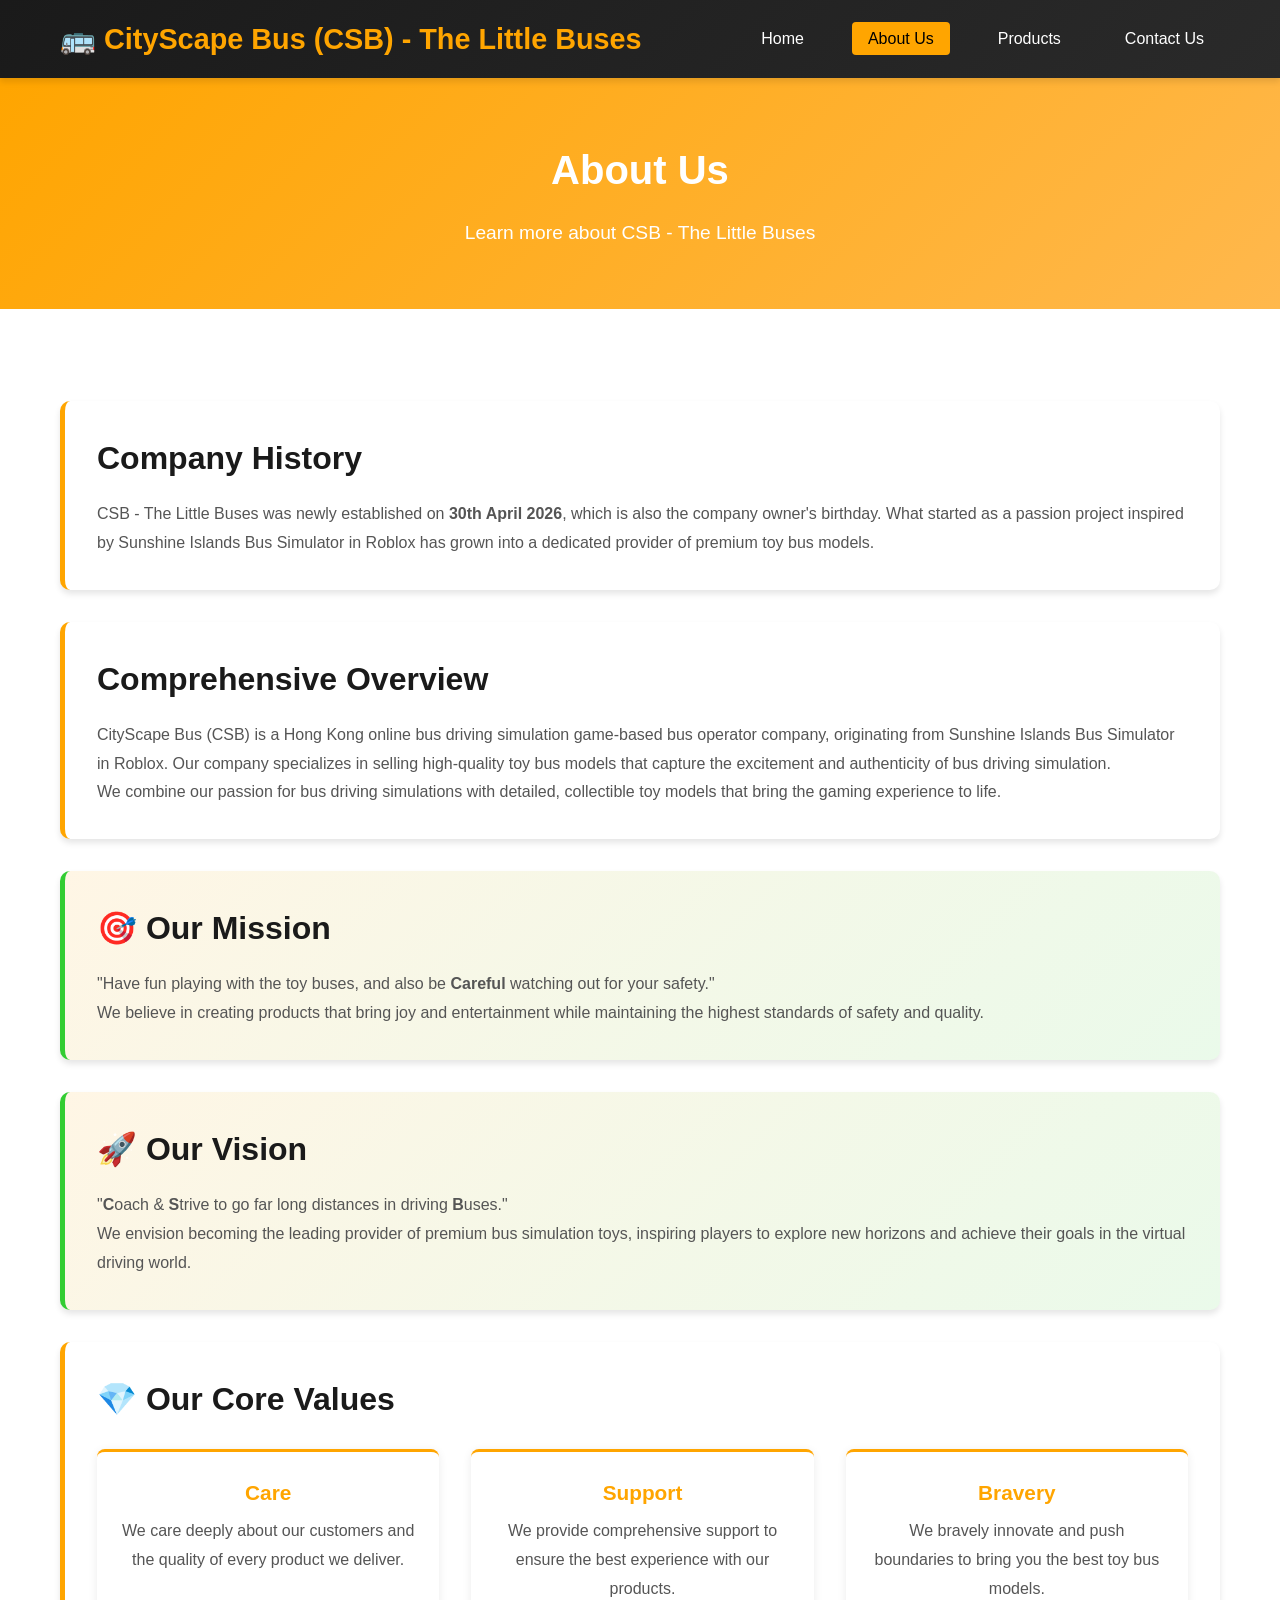
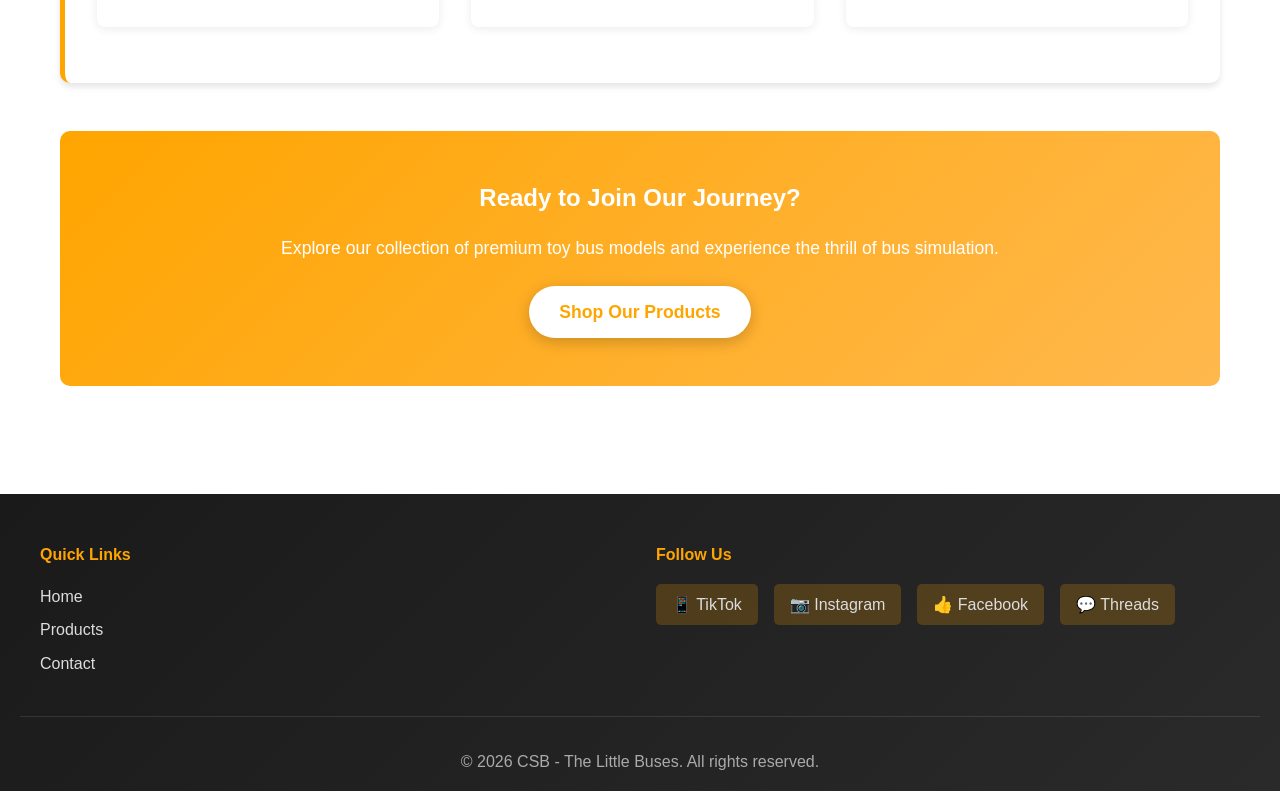
<file: AboutUs.html>
<!DOCTYPE html>
<html lang="en">
<head>
    <meta charset="UTF-8">
    <meta name="viewport" content="width=device-width, initial-scale=1.0">
    <title>CSB - The Little Buses | About Us</title>
    <link rel="stylesheet" href="styles.css">
</head>
<body>
    <!-- Navigation Menu -->
    <nav class="navbar">
        <div class="nav-container">
            <div class="logo">
                <h1>🚌 CityScape Bus (CSB) - The Little Buses</h1>
            </div>
            <ul class="nav-menu">
                <li><a href="index.html" class="nav-link">Home</a></li>
                <li><a href="aboutus.html" class="nav-link active">About Us</a></li>
                <li><a href="products.html" class="nav-link">Products</a></li>
                <li><a href="contactus.html" class="nav-link">Contact Us</a></li>
            </ul>
        </div>
    </nav>

    <!-- Page Header -->
    <section class="page-header">
        <h1>About Us</h1>
        <p>Learn more about CSB - The Little Buses</p>
    </section>

    <!-- Main Content -->
    <section class="about-content">
        <div class="container">
            <!-- Company History -->
            <div class="about-section">
                <h2>Company History</h2>
                <p>CSB - The Little Buses was newly established on <strong>30th April 2026</strong>, which is also the company owner's birthday. What started as a passion project inspired by Sunshine Islands Bus Simulator in Roblox has grown into a dedicated provider of premium toy bus models.</p>
            </div>

            <!-- Comprehensive Overview -->
            <div class="about-section">
                <h2>Comprehensive Overview</h2>
                <p>CityScape Bus (CSB) is a Hong Kong online bus driving simulation game-based bus operator company, originating from Sunshine Islands Bus Simulator in Roblox. Our company specializes in selling high-quality toy bus models that capture the excitement and authenticity of bus driving simulation.</p>
                <p>We combine our passion for bus driving simulations with detailed, collectible toy models that bring the gaming experience to life.</p>
            </div>

            <!-- Mission -->
            <div class="about-section highlight">
                <h2>🎯 Our Mission</h2>
                <p>"Have fun playing with the toy buses, and also be <strong>Careful</strong> watching out for your safety."</p>
                <p>We believe in creating products that bring joy and entertainment while maintaining the highest standards of safety and quality.</p>
            </div>

            <!-- Vision -->
            <div class="about-section highlight">
                <h2>🚀 Our Vision</h2>
                <p>"<strong>C</strong>oach & <strong>S</strong>trive to go far long distances in driving <strong>B</strong>uses."</p>
                <p>We envision becoming the leading provider of premium bus simulation toys, inspiring players to explore new horizons and achieve their goals in the virtual driving world.</p>
            </div>

            <!-- Values -->
            <div class="about-section">
                <h2>💎 Our Core Values</h2>
                <div class="values-grid">
                    <div class="value-card">
                        <h3><strong>C</strong>are</h3>
                        <p>We care deeply about our customers and the quality of every product we deliver.</p>
                    </div>
                    <div class="value-card">
                        <h3><strong>S</strong>upport</h3>
                        <p>We provide comprehensive support to ensure the best experience with our products.</p>
                    </div>
                    <div class="value-card">
                        <h3><strong>B</strong>ravery</h3>
                        <p>We bravely innovate and push boundaries to bring you the best toy bus models.</p>
                    </div>
                </div>
            </div>

            <!-- Call to Action -->
            <div class="about-cta">
                <h2>Ready to Join Our Journey?</h2>
                <p>Explore our collection of premium toy bus models and experience the thrill of bus simulation.</p>
                <a href="products.html" class="cta-button">Shop Our Products</a>
            </div>
        </div>
    </section>

    <!-- Footer -->
    <footer class="footer">
        <div class="footer-content">
            
            <div class="footer-section">
                <h4>Quick Links</h4>
                <ul>
                    <li><a href="index.html">Home</a></li>
                    <li><a href="products.html">Products</a></li>
                    <li><a href="contactus.html">Contact</a></li>
                </ul>
            </div>
            <div class="footer-section">
                <h4>Follow Us</h4>
                <div class="social-icons">
                    <a href="#" title="TikTok">📱 TikTok</a>
                    <a href="#" title="Instagram">📷 Instagram</a>
                    <a href="#" title="Facebook">👍 Facebook</a>
                    <a href="#" title="Threads">💬 Threads</a>
                </div>
            </div>
        </div>
        <p class="footer-bottom">&copy; 2026 CSB - The Little Buses. All rights reserved.</p>
    </footer>
</body>
</html>
</file>
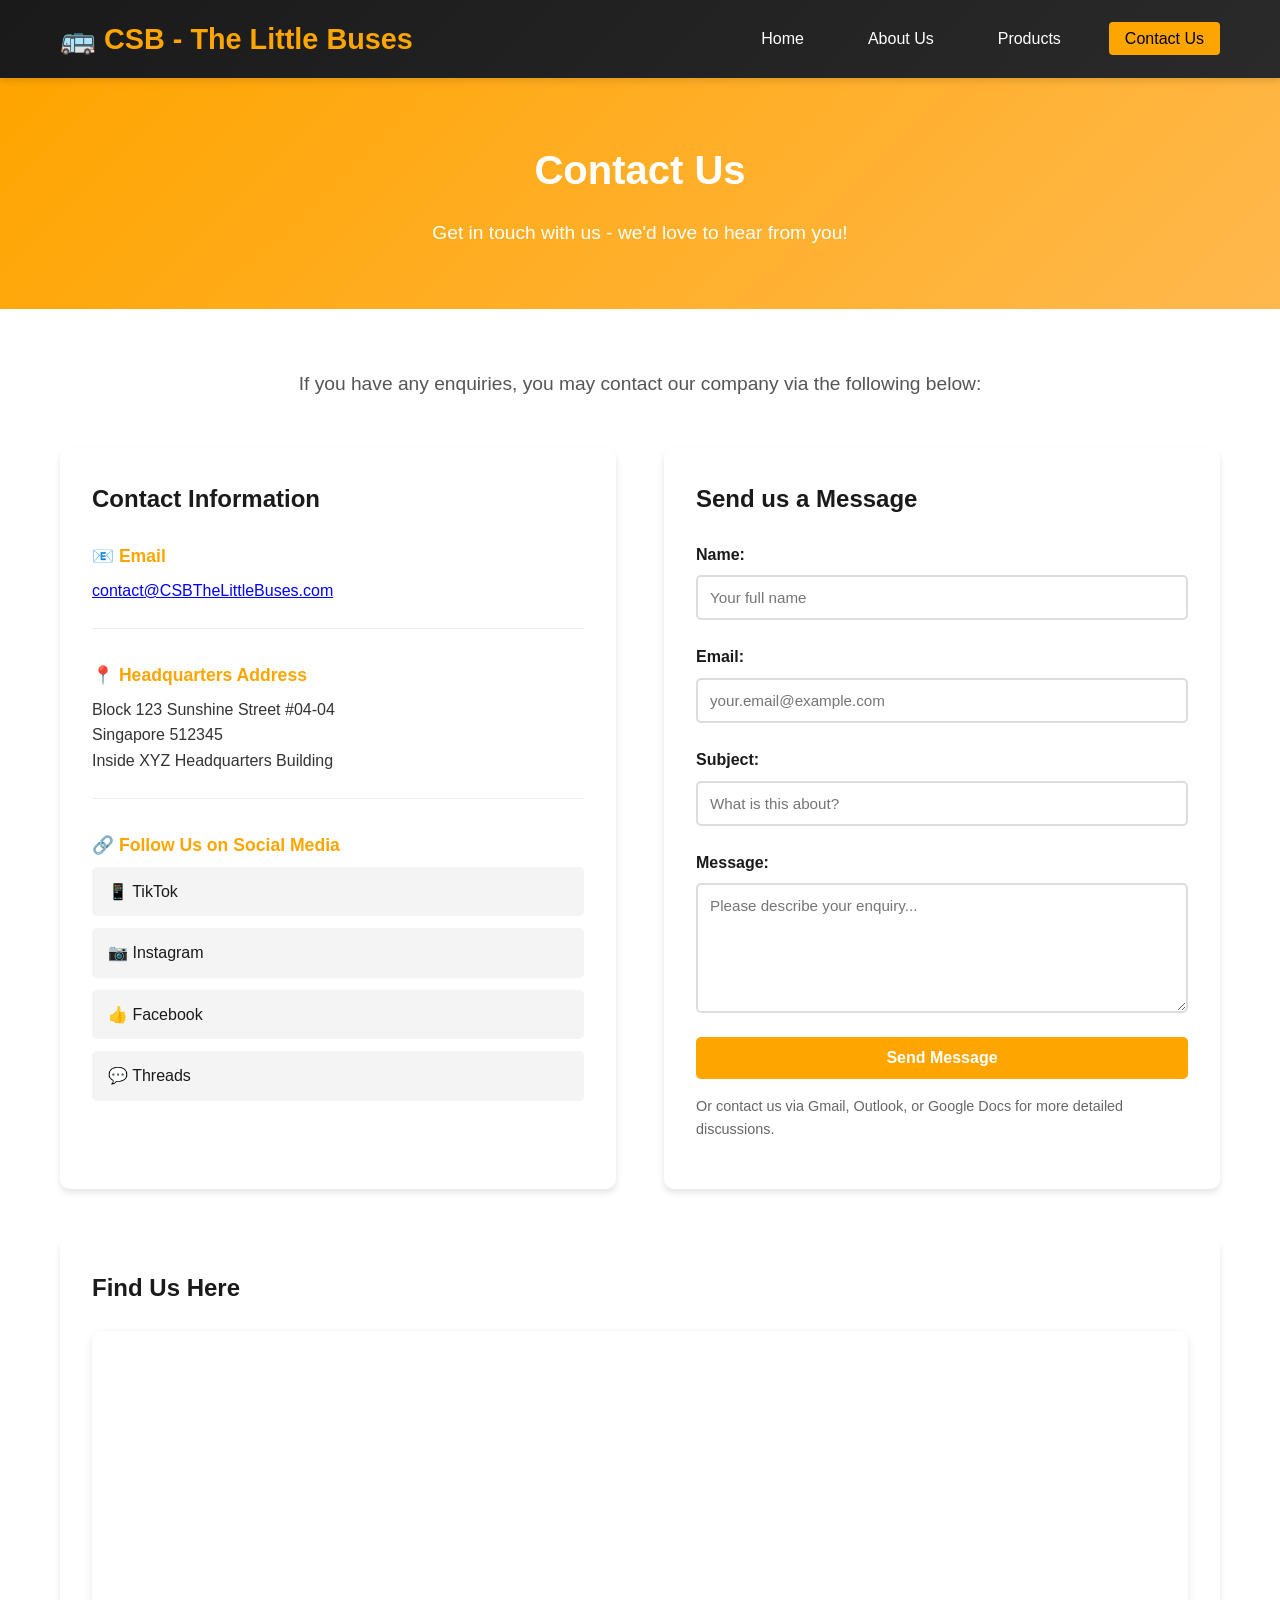
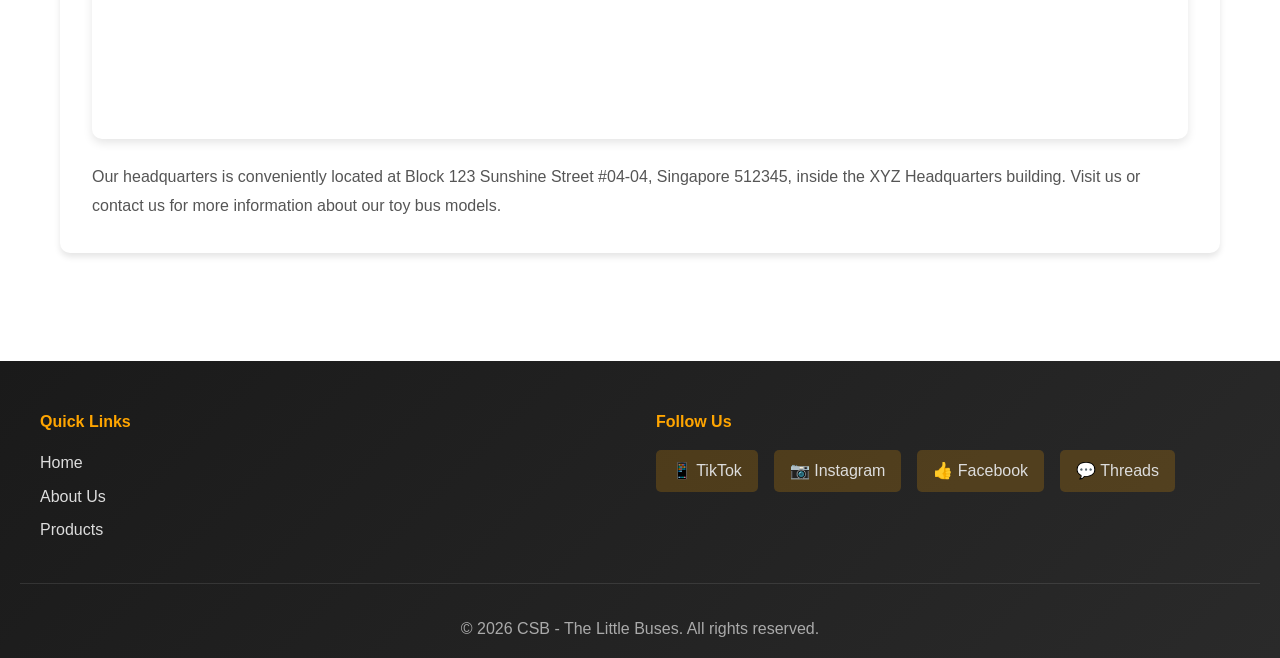
<file: ContactUs.html>
<!DOCTYPE html>
<html lang="en">
<head>
    <meta charset="UTF-8">
    <meta name="viewport" content="width=device-width, initial-scale=1.0">
    <title>CSB - The Little Buses | Contact Us</title>
    <link rel="stylesheet" href="styles.css">
</head>
<body>
    <!-- Navigation Menu -->
    <nav class="navbar">
        <div class="nav-container">
            <div class="logo">
                <h1>🚌 CSB - The Little Buses</h1>
            </div>
            <ul class="nav-menu">
                <li><a href="index.html" class="nav-link">Home</a></li>
                <li><a href="aboutus.html" class="nav-link">About Us</a></li>
                <li><a href="products.html" class="nav-link">Products</a></li>
                <li><a href="contactus.html" class="nav-link active">Contact Us</a></li>
            </ul>
        </div>
    </nav>

    <!-- Page Header -->
    <section class="page-header">
        <h1>Contact Us</h1>
        <p>Get in touch with us - we'd love to hear from you!</p>
    </section>

    <!-- Contact Content -->
    <section class="contact-section">
        <div class="container">
            <p class="intro-text">If you have any enquiries, you may contact our company via the following below:</p>

            <div class="contact-grid">
                <!-- Contact Information -->
                <div class="contact-info">
                    <h2>Contact Information</h2>
                    
                    <div class="contact-item">
                        <h3>📧 Email</h3>
                        <p><a href="mailto:contact@CSBTheLittleBuses.com" class="contact-link">contact@CSBTheLittleBuses.com</a></p>
                    </div>

                    <div class="contact-item">
                        <h3>📍 Headquarters Address</h3>
                        <p>Block 123 Sunshine Street #04-04<br>Singapore 512345<br>Inside XYZ Headquarters Building</p>
                    </div>

                    <div class="contact-item">
                        <h3>🔗 Follow Us on Social Media</h3>
                        <div class="social-links">
                            <a href="#" class="social-link">📱 TikTok</a>
                            <a href="#" class="social-link">📷 Instagram</a>
                            <a href="#" class="social-link">👍 Facebook</a>
                            <a href="#" class="social-link">💬 Threads</a>
                        </div>
                    </div>
                </div>

                <!-- Contact Form -->
                <div class="contact-form-section">
                    <h2>Send us a Message</h2>
                    <form class="contact-form" action="https://formspree.io/f/YOUR_FORM_ID" method="POST">
                        <div class="form-group">
                            <label for="name">Name:</label>
                            <input type="text" id="name" name="name" required placeholder="Your full name">
                        </div>

                        <div class="form-group">
                            <label for="email">Email:</label>
                            <input type="email" id="email" name="email" required placeholder="your.email@example.com">
                        </div>

                        <div class="form-group">
                            <label for="subject">Subject:</label>
                            <input type="text" id="subject" name="subject" required placeholder="What is this about?">
                        </div>

                        <div class="form-group">
                            <label for="message">Message:</label>
                            <textarea id="message" name="message" rows="6" required placeholder="Please describe your enquiry..."></textarea>
                        </div>

                        <button type="submit" class="submit-button">Send Message</button>
                    </form>
                    <p class="form-note">Or contact us via Gmail, Outlook, or Google Docs for more detailed discussions.</p>
                </div>
            </div>

            <!-- Map Section -->
            <div class="map-section">
                <h2>Find Us Here</h2>
                <div class="map-container">
                    <iframe src="https://www.google.com/maps/embed?pb=!1m18!1m12!1m3!1d3988.784419047916!2d103.8198!3d1.3521!2m3!1f0!2f0!3f0!3m2!1i1024!2i768!4f13.1!3m3!1m2!1s0x31da11a9c4c7e8f1%3A0x1234567890!2sBlock%20123%20Sunshine%20Street%2C%20Singapore%20512345!5e0!3m2!1sen!2ssg!4v1234567890" width="100%" height="400" style="border:0;" allowfullscreen="" loading="lazy" referrerpolicy="no-referrer-when-downgrade"></iframe>
                </div>
                <p class="location-description">Our headquarters is conveniently located at Block 123 Sunshine Street #04-04, Singapore 512345, inside the XYZ Headquarters building. Visit us or contact us for more information about our toy bus models.</p>
            </div>
        </div>
    </section>

    <!-- Footer -->
    <footer class="footer">
        <div class="footer-content">
            
            <div class="footer-section">
                <h4>Quick Links</h4>
                <ul>
                    <li><a href="index.html">Home</a></li>
                    <li><a href="aboutus.html">About Us</a></li>
                    <li><a href="products.html">Products</a></li>
                </ul>
            </div>
            <div class="footer-section">
                <h4>Follow Us</h4>
                <div class="social-icons">
                    <a href="#" title="TikTok">📱 TikTok</a>
                    <a href="#" title="Instagram">📷 Instagram</a>
                    <a href="#" title="Facebook">👍 Facebook</a>
                    <a href="#" title="Threads">💬 Threads</a>
                </div>
            </div>
        </div>
        <p class="footer-bottom">&copy; 2026 CSB - The Little Buses. All rights reserved.</p>
    </footer>
</body>
</html>
</file>
<file: styles.css>
/* ============================================
   CSB - The Little Buses Website Styles
   ============================================ */

/* Reset and Base Styles */
* {
    margin: 0;
    padding: 0;
    box-sizing: border-box;
}

:root {
    --primary-color: #FFA500;
    --secondary-color: #32CD32;
    --dark-color: #1a1a1a;
    --light-color: #f4f4f4;
    --text-color: #333;
    --accent-color: #FFD700;
    --shadow: 0 4px 6px rgba(0, 0, 0, 0.1);
    --transition: all 0.3s ease;
}

body {
    font-family: 'Segoe UI', Tahoma, Geneva, Verdana, sans-serif;
    line-height: 1.6;
    color: var(--text-color);
    background-color: #fff;
}

.container {
    max-width: 1200px;
    margin: 0 auto;
    padding: 0 20px;
}

/* ============================================
   Navigation Bar
   ============================================ */
.navbar {
    background: linear-gradient(135deg, var(--dark-color) 0%, #2a2a2a 100%);
    padding: 1rem 0;
    position: sticky;
    top: 0;
    z-index: 100;
    box-shadow: var(--shadow);
}

.nav-container {
    max-width: 1200px;
    margin: 0 auto;
    padding: 0 20px;
    display: flex;
    justify-content: space-between;
    align-items: center;
}

.logo h1 {
    color: var(--primary-color);
    font-size: 1.8rem;
    display: flex;
    align-items: center;
    gap: 10px;
}

.nav-menu {
    display: flex;
    list-style: none;
    gap: 2rem;
}

.nav-link {
    color: #fff;
    text-decoration: none;
    padding: 0.5rem 1rem;
    border-radius: 4px;
    transition: var(--transition);
    font-weight: 500;
}

.nav-link:hover,
.nav-link.active {
    background-color: var(--primary-color);
    color: #000;
}

/* ============================================
   Hero Section
   ============================================ */
.hero {
    background: linear-gradient(135deg, var(--primary-color) 0%, #FFB84D 100%);
    color: #fff;
    padding: 100px 20px;
    text-align: center;
    position: relative;
    overflow: hidden;
}

.hero::before {
    content: '🚌';
    position: absolute;
    font-size: 200px;
    opacity: 0.1;
    top: -50px;
    right: -50px;
}

.hero-content {
    position: relative;
    z-index: 1;
    max-width: 800px;
    margin: 0 auto;
}

.hero h2 {
    font-size: 3rem;
    margin-bottom: 1rem;
    text-shadow: 2px 2px 4px rgba(0, 0, 0, 0.2);
}

.hero p {
    font-size: 1.3rem;
    margin-bottom: 2rem;
    text-shadow: 1px 1px 2px rgba(0, 0, 0, 0.2);
}

/* ============================================
   CTA Button
   ============================================ */
.cta-button {
    display: inline-block;
    background-color: #fff;
    color: var(--primary-color);
    padding: 12px 30px;
    border-radius: 50px;
    text-decoration: none;
    font-weight: bold;
    font-size: 1.1rem;
    transition: var(--transition);
    box-shadow: 0 4px 15px rgba(0, 0, 0, 0.2);
    border: none;
    cursor: pointer;
}

.cta-button:hover {
    transform: translateY(-3px);
    box-shadow: 0 6px 20px rgba(0, 0, 0, 0.3);
    background-color: var(--accent-color);
}

/* ============================================
   Featured Products Section
   ============================================ */
.featured-products {
    padding: 60px 20px;
    background-color: var(--light-color);
}

.featured-products h2 {
    text-align: center;
    font-size: 2.5rem;
    margin-bottom: 3rem;
    color: var(--dark-color);
}

.products-grid {
    display: grid;
    grid-template-columns: repeat(auto-fit, minmax(250px, 1fr));
    gap: 2rem;
    margin-bottom: 2rem;
}

.product-card {
    background: white;
    border-radius: 10px;
    padding: 1.5rem;
    text-align: center;
    box-shadow: var(--shadow);
    transition: var(--transition);
}

.product-card:hover {
    transform: translateY(-10px);
    box-shadow: 0 8px 20px rgba(0, 0, 0, 0.15);
}

.product-image {
    font-size: 4rem;
    margin: 1rem 0;
}

.product-card h3 {
    color: var(--dark-color);
    margin: 1rem 0;
    font-size: 1.3rem;
}

.product-card .category {
    color: var(--primary-color);
    font-size: 0.9rem;
    font-weight: bold;
}

.product-card .price {
    color: var(--secondary-color);
    font-size: 1.5rem;
    font-weight: bold;
    margin: 1rem 0;
}

.view-all {
    text-align: center;
    margin-top: 2rem;
}

.view-all-button {
    display: inline-block;
    background-color: var(--primary-color);
    color: white;
    padding: 12px 30px;
    border-radius: 50px;
    text-decoration: none;
    font-weight: bold;
    transition: var(--transition);
}

.view-all-button:hover {
    background-color: #FF8C00;
    transform: scale(1.05);
}

/* ============================================
   Page Header
   ============================================ */
.page-header {
    background: linear-gradient(135deg, var(--primary-color) 0%, #FFB84D 100%);
    color: white;
    padding: 60px 20px;
    text-align: center;
}

.page-header h1 {
    font-size: 2.5rem;
    margin-bottom: 1rem;
}

.page-header p {
    font-size: 1.2rem;
}

/* ============================================
   About Us Page
   ============================================ */
.about-content {
    padding: 60px 20px;
}

.about-section {
    background: white;
    padding: 2rem;
    margin: 2rem 0;
    border-radius: 10px;
    box-shadow: var(--shadow);
    border-left: 5px solid var(--primary-color);
}

.about-section.highlight {
    background: linear-gradient(135deg, rgba(255, 165, 0, 0.1) 0%, rgba(50, 205, 50, 0.1) 100%);
    border-left-color: var(--secondary-color);
}

.about-section h2 {
    color: var(--dark-color);
    margin-bottom: 1rem;
    font-size: 2rem;
}

.about-section p {
    line-height: 1.8;
    color: #555;
}

.values-grid {
    display: grid;
    grid-template-columns: repeat(auto-fit, minmax(200px, 1fr));
    gap: 2rem;
    margin: 1.5rem 0;
}

.value-card {
    background: white;
    padding: 1.5rem;
    border-radius: 8px;
    text-align: center;
    box-shadow: 0 2px 10px rgba(0, 0, 0, 0.08);
    border-top: 3px solid var(--primary-color);
}

.value-card h3 {
    color: var(--primary-color);
    margin-bottom: 0.5rem;
    font-size: 1.3rem;
}

.about-cta {
    text-align: center;
    background: linear-gradient(135deg, var(--primary-color) 0%, #FFB84D 100%);
    color: white;
    padding: 3rem;
    border-radius: 10px;
    margin-top: 3rem;
}

.about-cta h2 {
    color: white;
    margin-bottom: 1rem;
}

.about-cta p {
    margin-bottom: 1.5rem;
    font-size: 1.1rem;
}

/* ============================================
   Products Page
   ============================================ */
.products-section {
    padding: 60px 20px;
}

.category-section {
    margin: 3rem 0;
}

.category-section h2 {
    color: var(--dark-color);
    font-size: 2rem;
    margin-bottom: 2rem;
    padding-bottom: 1rem;
    border-bottom: 3px solid var(--primary-color);
}

.products-gallery {
    display: grid;
    grid-template-columns: repeat(auto-fit, minmax(280px, 1fr));
    gap: 2rem;
    margin-bottom: 3rem;
}

.product-item {
    background: white;
    border-radius: 10px;
    padding: 1.5rem;
    text-align: center;
    box-shadow: var(--shadow);
    transition: var(--transition);
    border: 2px solid transparent;
}

.product-item:hover {
    transform: translateY(-10px);
    box-shadow: 0 10px 25px rgba(0, 0, 0, 0.15);
    border-color: var(--primary-color);
}


.product-item h3 {
    color: var(--dark-color);
    margin: 1rem 0;
    font-size: 1.2rem;
}

.product-item .description {
    color: #666;
    font-size: 0.95rem;
    margin-bottom: 1rem;
    line-height: 1.5;
}

.product-item .price {
    color: var(--secondary-color);
    font-size: 1.8rem;
    font-weight: bold;
    margin: 1rem 0;
}

.add-to-cart {
    background-color: var(--primary-color);
    color: white;
    border: none;
    padding: 10px 25px;
    border-radius: 25px;
    cursor: pointer;
    font-weight: bold;
    transition: var(--transition);
    font-size: 0.95rem;
}

.add-to-cart:hover {
    background-color: #FF8C00;
    transform: scale(1.05);
}

.product-info {
    background: linear-gradient(135deg, rgba(255, 165, 0, 0.1) 0%, rgba(50, 205, 50, 0.1) 100%);
    padding: 2rem;
    border-radius: 10px;
    margin-top: 3rem;
}

.product-info h2 {
    color: var(--dark-color);
    margin-bottom: 1.5rem;
}

.product-info ul {
    list-style: none;
    display: grid;
    grid-template-columns: repeat(auto-fit, minmax(250px, 1fr));
    gap: 1rem;
}

.product-info li {
    padding: 0.75rem;
    background: white;
    border-radius: 5px;
    box-shadow: 0 2px 5px rgba(0, 0, 0, 0.05);
}

/* ============================================
   Contact Us Page
   ============================================ */
.contact-section {
    padding: 60px 20px;
}

.intro-text {
    text-align: center;
    font-size: 1.2rem;
    margin-bottom: 3rem;
    color: #555;
}

.contact-grid {
    display: grid;
    grid-template-columns: 1fr 1fr;
    gap: 3rem;
    margin-bottom: 3rem;
}

.contact-info,
.contact-form-section {
    background: white;
    padding: 2rem;
    border-radius: 10px;
    box-shadow: var(--shadow);
}

.contact-info h2,
.contact-form-section h2 {
    color: var(--dark-color);
    margin-bottom: 1.5rem;
    font-size: 1.5rem;
}

.contact-item {
    margin-bottom: 2rem;
    padding-bottom: 1.5rem;
    border-bottom: 1px solid #eee;
}

.contact-item:last-child {
    border-bottom: none;
}

.contact-item h3 {
    color: var(--primary-color);
    margin-bottom: 0.5rem;
    font-size: 1.1rem;
}

.contact-link {
    color: blue;
    text-decoration: under;
    transition: var(--transition);
}

.contact-link:hover {
    text-decoration: underline;
}

.social-links {
    display: flex;
    flex-direction: column;
    gap: 0.75rem;
}

.social-link {
    display: inline-block;
    background-color: var(--light-color);
    color: var(--dark-color);
    padding: 0.75rem 1rem;
    border-radius: 5px;
    text-decoration: none;
    transition: var(--transition);
}

.social-link:hover {
    background-color: var(--primary-color);
    color: white;
}

/* Contact Form */
.contact-form {
    display: flex;
    flex-direction: column;
    gap: 1.5rem;
}

.form-group {
    display: flex;
    flex-direction: column;
}

.form-group label {
    color: var(--dark-color);
    font-weight: bold;
    margin-bottom: 0.5rem;
}

.form-group input,
.form-group textarea {
    padding: 0.75rem;
    border: 2px solid #ddd;
    border-radius: 5px;
    font-family: inherit;
    font-size: 0.95rem;
    transition: var(--transition);
}

.form-group input:focus,
.form-group textarea:focus {
    outline: none;
    border-color: var(--primary-color);
    box-shadow: 0 0 0 3px rgba(255, 165, 0, 0.1);
}

.submit-button {
    background-color: var(--primary-color);
    color: white;
    padding: 12px 30px;
    border: none;
    border-radius: 5px;
    font-weight: bold;
    font-size: 1rem;
    cursor: pointer;
    transition: var(--transition);
}

.submit-button:hover {
    background-color: #FF8C00;
    transform: translateY(-2px);
    box-shadow: 0 4px 12px rgba(255, 165, 0, 0.3);
}

.form-note {
    font-size: 0.9rem;
    color: #666;
    margin-top: 1rem;
}

/* Map Section */
.map-section {
    margin-top: 3rem;
    padding: 2rem;
    background: white;
    border-radius: 10px;
    box-shadow: var(--shadow);
}

.map-section h2 {
    color: var(--dark-color);
    margin-bottom: 1.5rem;
}

.map-container {
    border-radius: 10px;
    overflow: hidden;
    box-shadow: 0 4px 10px rgba(0, 0, 0, 0.1);
    margin-bottom: 1.5rem;
}

.location-description {
    color: #555;
    line-height: 1.8;
}

/* ============================================
   Footer
   ============================================ */
.footer {
    background: linear-gradient(135deg, var(--dark-color) 0%, #2a2a2a 100%);
    color: #fff;
    padding: 3rem 20px 1rem;
    margin-top: 3rem;
}

.footer-content {
    max-width: 1200px;
    margin: 0 auto;
    display: grid;
    grid-template-columns: repeat(auto-fit, minmax(250px, 1fr));
    gap: 2rem;
    margin-bottom: 2rem;
}

.footer-section h4 {
    color: var(--primary-color);
    margin-bottom: 1rem;
}

.footer-section a {
    color: #ddd;
    text-decoration: none;
    transition: var(--transition);
}

.footer-section a:hover {
    color: var(--primary-color);
}

.footer-section ul {
    list-style: none;
}

.footer-section ul li {
    margin-bottom: 0.5rem;
}

.social-icons {
    display: flex;
    gap: 1rem;
    flex-wrap: wrap;
}

.social-icons a {
    display: inline-block;
    padding: 0.5rem 1rem;
    background-color: rgba(255, 165, 0, 0.2);
    border-radius: 5px;
    transition: var(--transition);
}

.social-icons a:hover {
    background-color: var(--primary-color);
    color: #000;
}

.footer-bottom {
    text-align: center;
    padding-top: 2rem;
    border-top: 1px solid rgba(255, 255, 255, 0.1);
    color: #aaa;
}

/* ============================================
   Responsive Design
   ============================================ */
@media (max-width: 768px) {
    .nav-menu {
        flex-direction: column;
        gap: 1rem;
    }

    .hero h2 {
        font-size: 2rem;
    }

    .hero p {
        font-size: 1rem;
    }

    .contact-grid {
        grid-template-columns: 1fr;
    }

    .products-grid,
    .products-gallery {
        grid-template-columns: 1fr;
    }

    .hero::before {
        font-size: 100px;
    }

    .page-header h1 {
        font-size: 1.8rem;
    }
}

@media (max-width: 480px) {
    .nav-container {
        flex-direction: column;
        gap: 1rem;
    }

    .logo h1 {
        font-size: 1.3rem;
    }

    .hero {
        padding: 50px 20px;
    }

    .hero h2 {
        font-size: 1.5rem;
    }

    .featured-products h2 {
        font-size: 1.8rem;
    }

    .products-grid {
        grid-template-columns: 1fr;
    }
}
</file>
